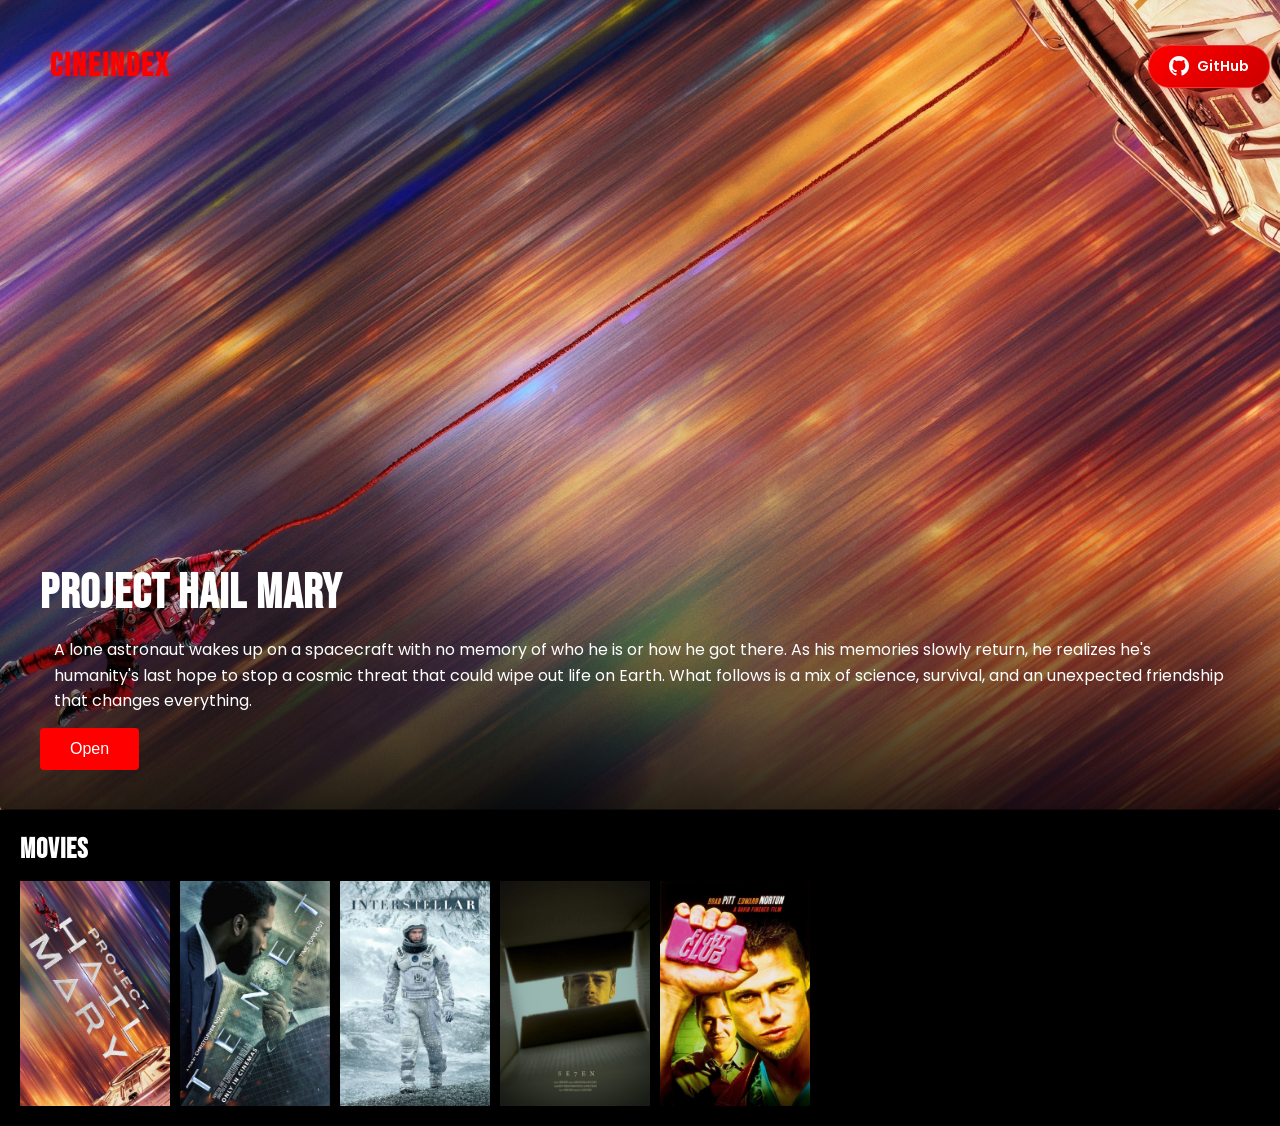
<file: index.html>
<!DOCTYPE html>
<html>
<head>
  <title>CineIndex</title>
  <link rel="stylesheet" href="style.css">
</head>
<body>

  <nav class="navbar">
    <h1 class="logo">CineIndex</h1>
    <div class="profile"></div>
    <a href="https://github.com/TenZ07" target="_blank" class="github-btn">
      <svg viewBox="0 0 24 24" width="24" height="24" fill="currentColor">
        <path d="M12 0c-6.626 0-12 5.373-12 12 0 5.302 3.438 9.8 8.207 11.387.599.111.793-.261.793-.577v-2.234c-3.338.726-4.033-1.416-4.033-1.416-.546-1.387-1.333-1.756-1.333-1.756-1.089-.745.083-.729.083-.729 1.205.084 1.839 1.237 1.839 1.237 1.07 1.834 2.807 1.304 3.492.997.107-.775.418-1.305.762-1.604-2.665-.305-5.467-1.334-5.467-5.931 0-1.311.469-2.381 1.236-3.221-.124-.303-.535-1.524.117-3.176 0 0 1.008-.322 3.301 1.23.957-.266 1.983-.399 3.003-.404 1.02.005 2.047.138 3.006.404 2.291-1.552 3.297-1.23 3.297-1.23.653 1.653.242 2.874.118 3.176.77.84 1.235 1.911 1.235 3.221 0 4.609-2.807 5.624-5.479 5.921.43.372.823 1.102.823 2.222v 3.293c0 .319.192.694.801.576 4.765-1.589 8.199-6.086 8.199-11.386 0-6.627-5.373-12-12-12z"/>
      </svg>
      GitHub
    </a>
  </nav>

  <header class="hero">
    <div class="slide active">
      <img src="images/banners/banner1.jpg">
      <div class="hero-content">
        <h1>Project Hail Mary</h1>
        <p>A lone astronaut wakes up on a spacecraft with no memory of who he is or how he got there. As his memories slowly return, he realizes he's humanity's last hope to stop a cosmic threat that could wipe out life on Earth. What follows is a mix of science, survival, and an unexpected friendship that changes everything.</p>
        <button onclick="openMovie('Project Hail Mary', 'images/posters/img1.jpg', 'A lone astronaut wakes up on a spacecraft with no memory of who he is or how he got there. As his memories slowly return, he realizes he\'s humanity\'s last hope to stop a cosmic threat that could wipe out life on Earth. What follows is a mix of science, survival, and an unexpected friendship that changes everything.', 8.5)">Open</button>
      </div>
    </div>

    <div class="slide">
      <img src="images/banners/banner2.jpg">
      <div class="hero-content">
        <h1>Tenet</h1>
        <p>A secret agent is recruited into a mission that goes beyond conventional time. Using a concept known as time inversion, he must prevent a global catastrophe while navigating a world where the laws of physics don't behave the way they should. Reality bends, but the stakes remain deadly real.</p>
        <button onclick="openMovie('Tenet', 'images/posters/img2.jpg', 'A secret agent is recruited into a mission that goes beyond conventional time. Using a concept known as time inversion, he must prevent a global catastrophe while navigating a world where the laws of physics don\'t behave the way they should. Reality bends, but the stakes remain deadly real.', 7.5)">Open</button>
      </div>
    </div>

    <div class="slide">
      <img src="images/banners/banner3.jpg">
      <div class="hero-content">
        <h1>Interstellar</h1>
        <p>In a future where Earth is becoming uninhabitable, a group of astronauts travel through a wormhole in search of a new home for humanity. As they venture across distant planets and distorted time, one man struggles between saving the world and returning to his family.</p>
        <button onclick="openMovie('Interstellar', 'images/posters/img3.jpg', 'In a future where Earth is becoming uninhabitable, a group of astronauts travel through a wormhole in search of a new home for humanity. As they venture across distant planets and distorted time, one man struggles between saving the world and returning to his family.', 8.6)">Open</button>
      </div>
    </div>

    <div class="slide">
      <img src="images/banners/banner4.jpg">
      <div class="hero-content">
        <h1>Seven</h1>
        <p>Two detectives track down a serial killer who uses the seven deadly sins as inspiration for his crimes. As the investigation deepens, the line between justice and obsession blurs, leading to a chilling and unforgettable conclusion.</p>
        <button onclick="openMovie('Seven', 'images/posters/img4.jpg', 'Two detectives track down a serial killer who uses the seven deadly sins as inspiration for his crimes. As the investigation deepens, the line between justice and obsession blurs, leading to a chilling and unforgettable conclusion.', 8.6)">Open</button>
      </div>
    </div>

    <div class="slide">
      <img src="images/banners/banner5.jpg">
      <div class="hero-content">
        <h1>Fight Club</h1>
        <p>An insomniac office worker forms an underground fight club with a charismatic soap salesman. What begins as a rebellious escape from modern life spirals into something far more dangerous, challenging identity, control, and reality itself.</p>
        <button onclick="openMovie('Fight Club', 'images/posters/img5.jpg', 'An insomniac office worker forms an underground fight club with a charismatic soap salesman. What begins as a rebellious escape from modern life spirals into something far more dangerous, challenging identity, control, and reality itself.', 8.8)">Open</button>
      </div>
    </div>
  </header>

  <section class="row">
    <h2>Movies</h2>
    <div class="row-posters">
      <img src="images/posters/img1.jpg" onclick="openMovie('Project Hail Mary', 'images/posters/img1.jpg', 'A lone astronaut wakes up on a spacecraft with no memory of who he is or how he got there. As his memories slowly return, he realizes he’s humanity’s last hope to stop a cosmic threat that could wipe out life on Earth. What follows is a mix of science, survival, and an unexpected friendship that changes everything.', 8.5)">
      <img src="images/posters/img2.jpg" onclick="openMovie('Tenet', 'images/posters/img2.jpg', 'A secret agent is recruited into a mission that goes beyond conventional time. Using a concept known as time inversion, he must prevent a global catastrophe while navigating a world where the laws of physics don’t behave the way they should. Reality bends, but the stakes remain deadly real.', 7.5)">
      <img src="images/posters/img3.jpg" onclick="openMovie('Interstellar', 'images/posters/img3.jpg', 'In a future where Earth is becoming uninhabitable, a group of astronauts travel through a wormhole in search of a new home for humanity. As they venture across distant planets and distorted time, one man struggles between saving the world and returning to his family.', 8.6)">
      <img src="images/posters/img4.jpg" onclick="openMovie('Seven', 'images/posters/img4.jpg', 'Two detectives track down a serial killer who uses the seven deadly sins as inspiration for his crimes. As the investigation deepens, the line between justice and obsession blurs, leading to a chilling and unforgettable conclusion.', 8.6)">
      <img src="images/posters/img5.jpg" onclick="openMovie('Fight Club', 'images/posters/img5.jpg', 'An insomniac office worker forms an underground fight club with a charismatic soap salesman. What begins as a rebellious escape from modern life spirals into something far more dangerous, challenging identity, control, and reality itself.', 8.8)">
    </div>
  </section>

  <script>
    let currentSlide = 0;
    const slides = document.querySelectorAll('.slide');
    let autoSlideInterval;

    function showSlide(index) {
      slides.forEach((slide, i) => {
        slide.classList.toggle('active', i === index);
      });
    }

    function nextSlide() {
      currentSlide = (currentSlide + 1) % slides.length;
      showSlide(currentSlide);
    }

    function startAutoSlide() {
      autoSlideInterval = setInterval(nextSlide, 3000);
    }

    function stopAutoSlide() {
      clearInterval(autoSlideInterval);
    }

    // Start the slider
    startAutoSlide();

    // Pause slider on hover, resume when mouse leaves
    document.addEventListener('DOMContentLoaded', function() {
      const heroSection = document.querySelector('.hero');
      if (heroSection) {
        heroSection.addEventListener('mouseenter', stopAutoSlide);
        heroSection.addEventListener('mouseleave', startAutoSlide);
      }
    });

    function openMovie(title, poster, desc, rating) {
      localStorage.setItem('movieTitle', title);
      localStorage.setItem('moviePoster', poster);
      localStorage.setItem('movieDesc', desc);
      localStorage.setItem('movieRating', rating);
      window.location.href = 'movie.html';
    }
  </script>

</body>
</html>
</file>
<file: style.css>
@import url('https://fonts.googleapis.com/css2?family=Poppins:wght@400;600;700;800&family=Bebas+Neue&display=swap');

body {
  margin: 0;
  padding: 0;
  background-color: black;
  color: white;
  font-family: 'Poppins', sans-serif;
}

.navbar {
  position: fixed;
  top: 0;
  width: 100%;
  padding: 20px 50px;
  z-index: 10;
  background: transparent;
  display: flex;
  justify-content: space-between;
  align-items: center;
}

.github-btn {
  display: flex;
  align-items: center;
  gap: 8px;
  padding: 10px 20px;
  background: linear-gradient(135deg, #ff0000, #cc0000);
  color: white;
  text-decoration: none;
  border-radius: 25px;
  font-weight: 600;
  font-size: 14px;
  transition: all 0.3s ease;
  box-shadow: 0 4px 15px rgba(255, 0, 0, 0.3);
  border: 1px solid rgba(255, 255, 255, 0.2);
  margin-right: 60px;
}

.github-btn:hover {
  background: linear-gradient(135deg, #ff2020, #dd0000);
  box-shadow: 0 6px 20px rgba(255, 0, 0, 0.5);
  transform: translateY(-2px);
}

.github-btn svg {
  width: 20px;
  height: 20px;
}

.logo {
  color: red;
  font-family: 'Bebas Neue', cursive;
  font-size: 32px;
  font-weight: 700;
  letter-spacing: 2px;
  text-transform: uppercase;
  text-shadow: 0 0 10px rgba(255, 0, 0, 0.5);
}

.hero {
  position: relative;
  width: 100%;
  height: 90vh;
}



.row {
  margin: 20px;
}

.row h2 {
  font-family: 'Bebas Neue', cursive;
  font-size: 28px;
  font-weight: 700;
  letter-spacing: 1px;
  margin-bottom: 15px;
  text-transform: uppercase;
}

.row-posters {
  display: flex;
  overflow-x: scroll;
  scrollbar-width: none;
}

.row-posters::-webkit-scrollbar {
  display: none;
}

.row-posters img {
  width: 150px;
  margin-right: 10px;
  transition: transform 0.3s;
  cursor: pointer;
}

.row-posters img:hover {
  transform: scale(1.2);
}

.slide {
  position: absolute;
  width: 100%;
  height: 100%;
  opacity: 0;
  transition: opacity 0.8s ease;
}

.slide img {
  width: 100%;
  height: 100%;
  object-fit: cover;
}

.slide.active {
  opacity: 1;
}

.hero-content {
  position: absolute;
  bottom: 0%;
  left: 0px;
  z-index: 5;
  background: linear-gradient(to top, rgba(0, 0, 0, 0.8), transparent);
  padding: 40px;
  border-radius: 4px;
}

.hero-content h1 {
  font-family: 'Bebas Neue', cursive;
  font-size: 48px;
  font-weight: 800;
  letter-spacing: 1px;
  margin: 0 0 15px 0;
}

.hero-content p {
  font-family: 'Poppins', sans-serif;
  font-size: 16px;
  line-height: 1.6;
  margin: 14px;
}

.hero-content button {
  background-color: rgb(255, 0, 0);
  color: white;
  border: none;
  padding: 12px 30px;
  font-size: 16px;
  cursor: pointer;
  border-radius: 4px;
  transition: background-color 0.3s;
}

.hero-content button:hover {
  background-color: darkred;
}

.movie-details {
  display: flex;
  padding: 100px 50px;
  align-items: flex-start;
}

.movie-details img {
  width: 300px;
  margin-right: 50px;
}

.movie-info h1 {
  margin-top: 0;
  font-family: 'Bebas Neue', cursive;
  font-size: 40px;
  font-weight: 800;
  letter-spacing: 1px;
}

.movie-info button {
  padding: 10px 20px;
  background: red;
  color: white;
  border: none;
  cursor: pointer;
}
</file>
